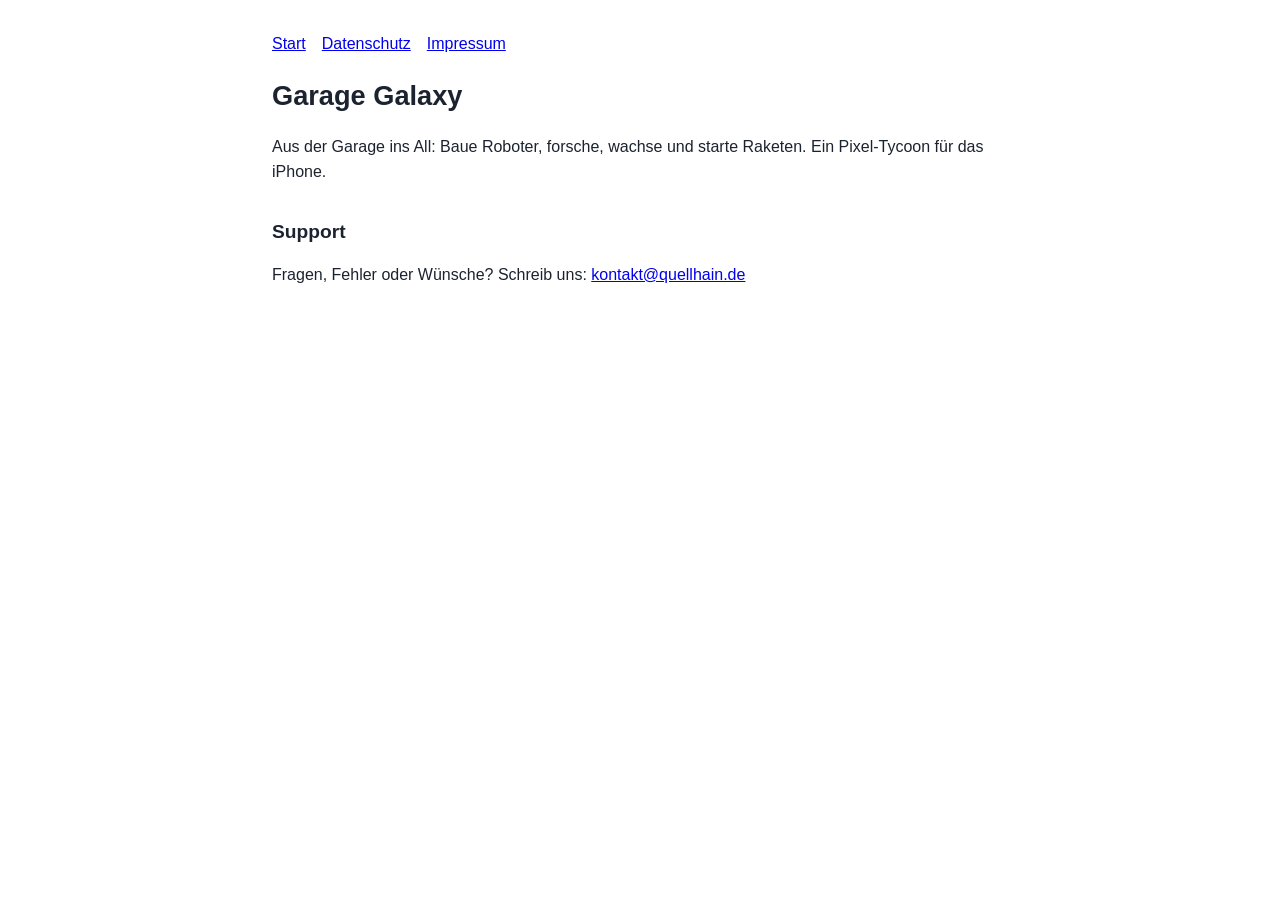
<file: index.html>
<!doctype html>
<html lang="de"><head><meta charset="utf-8"><meta name="viewport" content="width=device-width,initial-scale=1">
<title>Garage Galaxy</title><link rel="stylesheet" href="style.css"></head><body>
<nav><a href="index.html">Start</a><a href="datenschutz.html">Datenschutz</a><a href="impressum.html">Impressum</a></nav>
<h1>Garage Galaxy</h1>
<p>Aus der Garage ins All: Baue Roboter, forsche, wachse und starte Raketen. Ein Pixel-Tycoon für das iPhone.</p>
<h2>Support</h2>
<p>Fragen, Fehler oder Wünsche? Schreib uns: <a href="mailto:kontakt@quellhain.de">kontakt@quellhain.de</a></p>
</body></html>
</file>
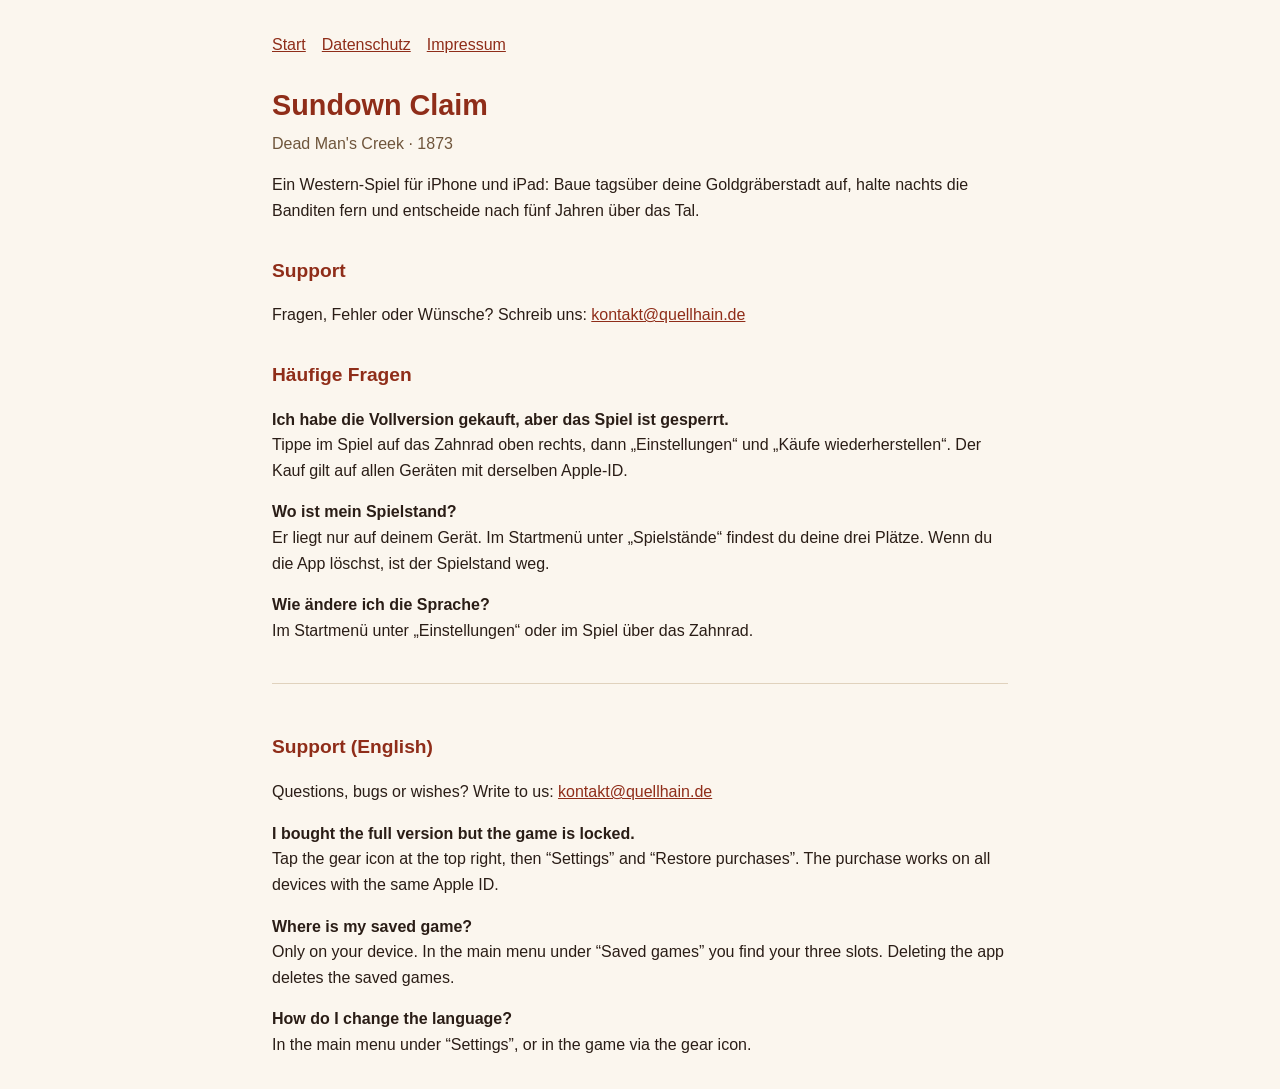
<file: sundown-claim/index.html>
<!doctype html>
<html lang="de"><head><meta charset="utf-8"><meta name="viewport" content="width=device-width,initial-scale=1">
<title>Sundown Claim – Support</title><link rel="stylesheet" href="style.css"></head><body>
<nav><a href="index.html">Start</a><a href="datenschutz.html">Datenschutz</a><a href="impressum.html">Impressum</a></nav>
<h1>Sundown Claim</h1>
<p class="unter">Dead Man's Creek · 1873</p>
<p>Ein Western-Spiel für iPhone und iPad: Baue tagsüber deine Goldgräberstadt auf, halte nachts die Banditen fern und entscheide nach fünf Jahren über das Tal.</p>
<h2>Support</h2>
<p>Fragen, Fehler oder Wünsche? Schreib uns: <a href="mailto:kontakt@quellhain.de">kontakt@quellhain.de</a></p>
<h2>Häufige Fragen</h2>
<p><b>Ich habe die Vollversion gekauft, aber das Spiel ist gesperrt.</b><br>Tippe im Spiel auf das Zahnrad oben rechts, dann „Einstellungen“ und „Käufe wiederherstellen“. Der Kauf gilt auf allen Geräten mit derselben Apple-ID.</p>
<p><b>Wo ist mein Spielstand?</b><br>Er liegt nur auf deinem Gerät. Im Startmenü unter „Spielstände“ findest du deine drei Plätze. Wenn du die App löschst, ist der Spielstand weg.</p>
<p><b>Wie ändere ich die Sprache?</b><br>Im Startmenü unter „Einstellungen“ oder im Spiel über das Zahnrad.</p>
<div class="sprache" lang="en">
<h2>Support (English)</h2>
<p>Questions, bugs or wishes? Write to us: <a href="mailto:kontakt@quellhain.de">kontakt@quellhain.de</a></p>
<p><b>I bought the full version but the game is locked.</b><br>Tap the gear icon at the top right, then “Settings” and “Restore purchases”. The purchase works on all devices with the same Apple ID.</p>
<p><b>Where is my saved game?</b><br>Only on your device. In the main menu under “Saved games” you find your three slots. Deleting the app deletes the saved games.</p>
<p><b>How do I change the language?</b><br>In the main menu under “Settings”, or in the game via the gear icon.</p>
</div>
</body></html>
</file>
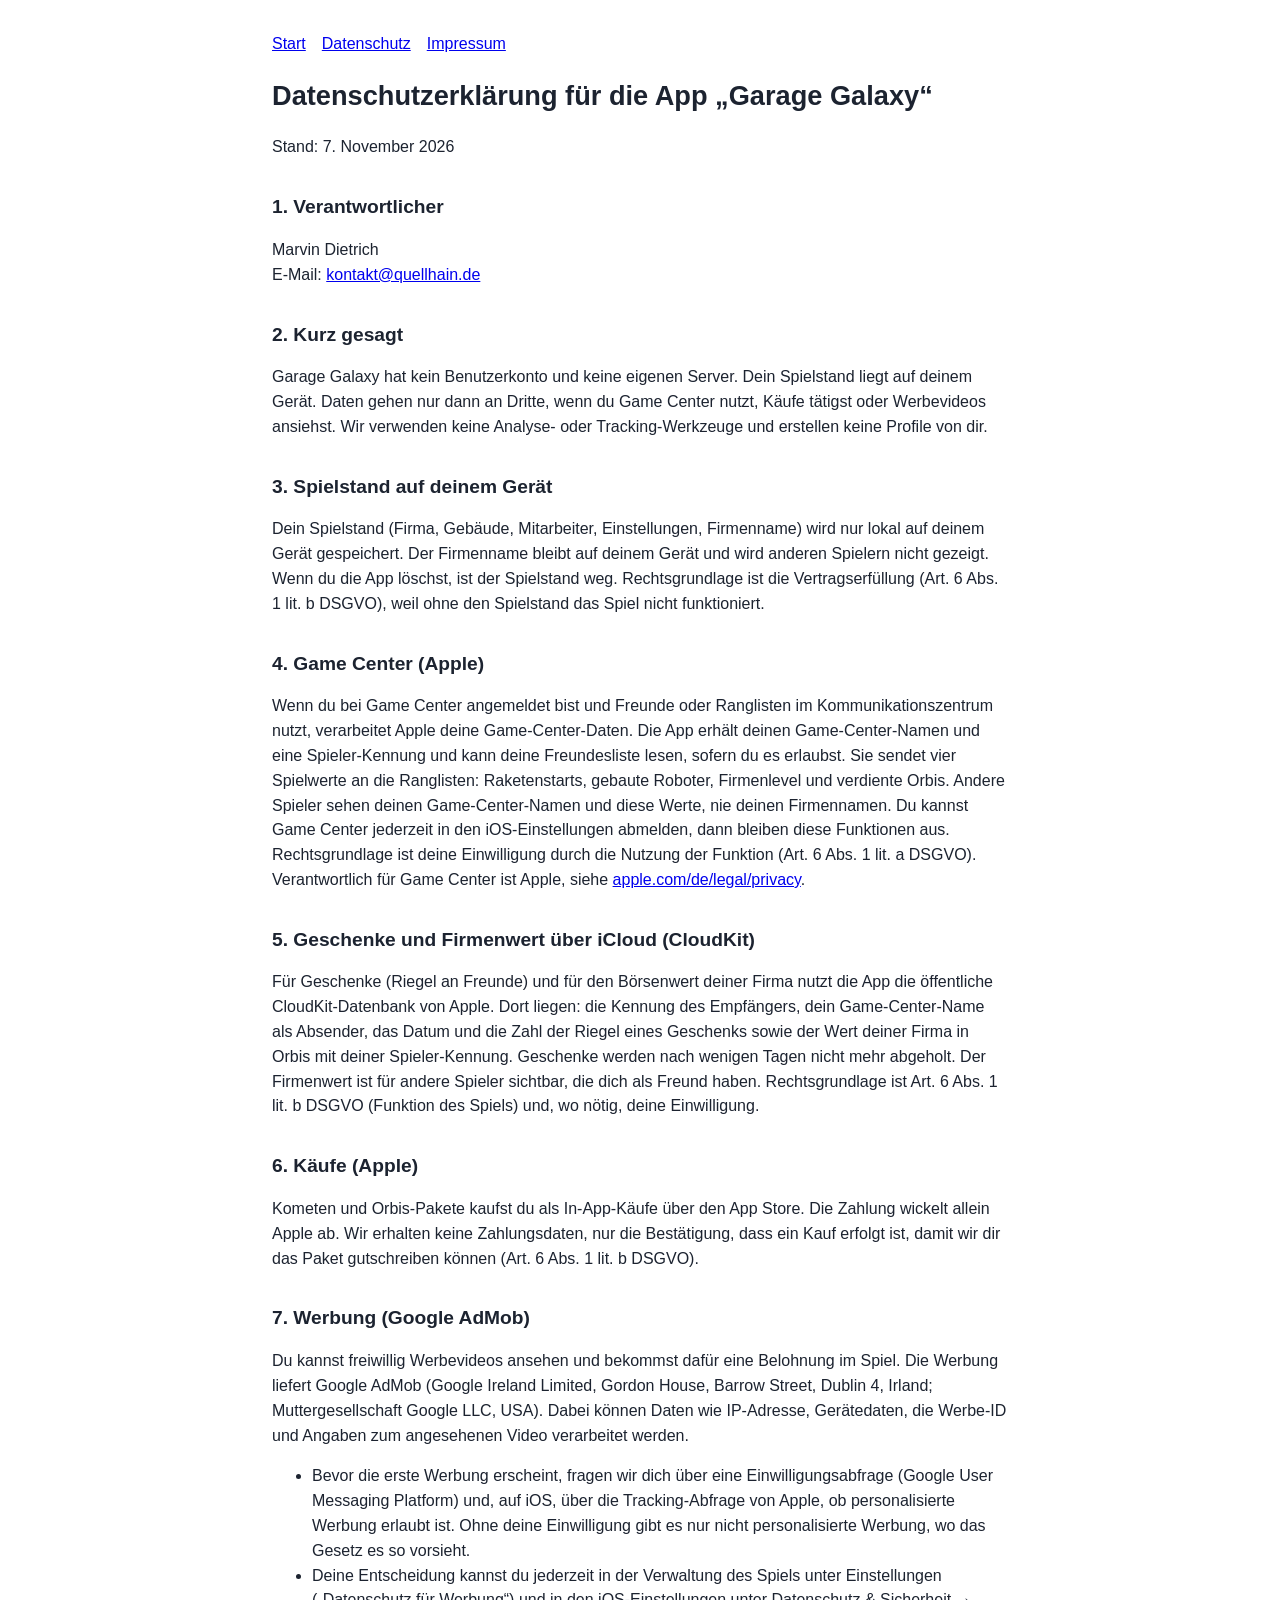
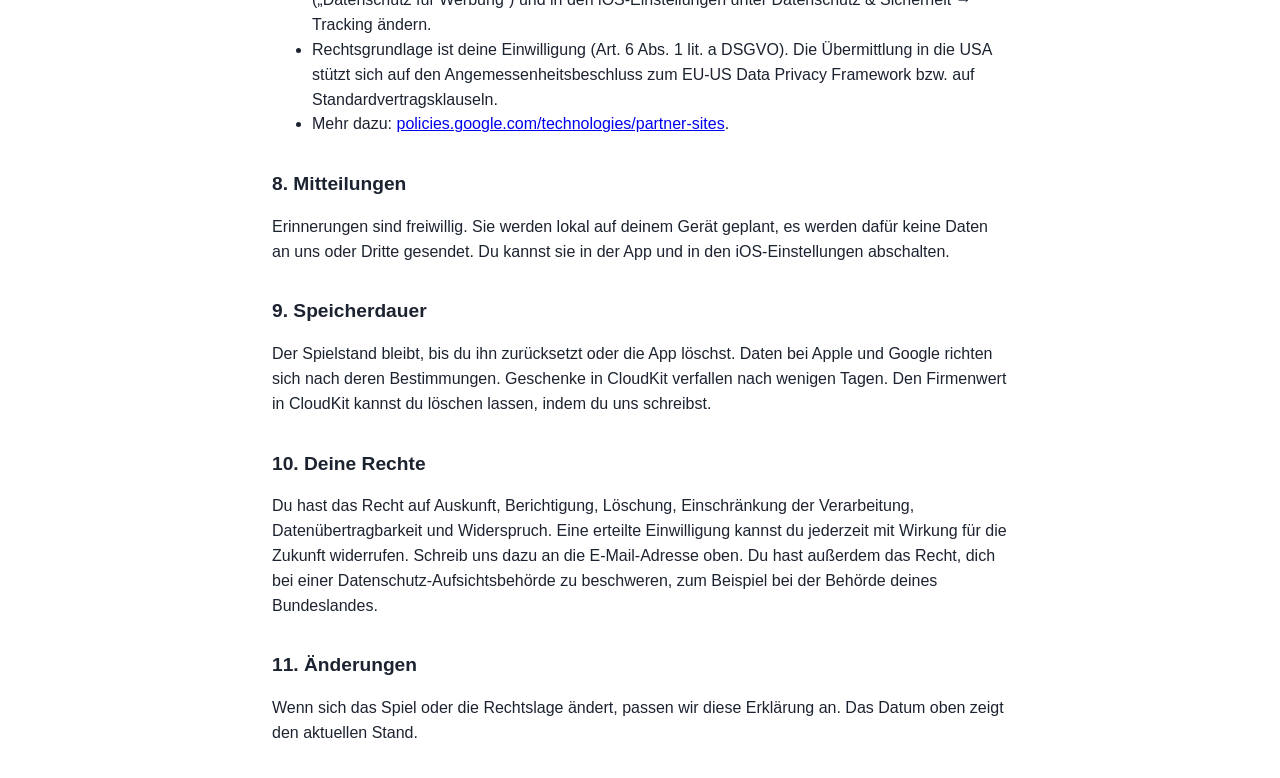
<file: datenschutz.html>
<!doctype html>
<html lang="de"><head><meta charset="utf-8"><meta name="viewport" content="width=device-width,initial-scale=1">
<title>Datenschutzerklärung – Garage Galaxy</title><link rel="stylesheet" href="style.css"></head><body>
<nav><a href="index.html">Start</a><a href="datenschutz.html">Datenschutz</a><a href="impressum.html">Impressum</a></nav>
<h1>Datenschutzerklärung für die App „Garage Galaxy“</h1>
<p>Stand: 7. November 2026</p>

<h2>1. Verantwortlicher</h2>
<p>Marvin Dietrich<br>E-Mail: <a href="mailto:kontakt@quellhain.de">kontakt@quellhain.de</a></p>

<h2>2. Kurz gesagt</h2>
<p>Garage Galaxy hat kein Benutzerkonto und keine eigenen Server. Dein Spielstand liegt auf deinem Gerät. Daten gehen nur dann an Dritte, wenn du Game Center nutzt, Käufe tätigst oder Werbevideos ansiehst. Wir verwenden keine Analyse- oder Tracking-Werkzeuge und erstellen keine Profile von dir.</p>

<h2>3. Spielstand auf deinem Gerät</h2>
<p>Dein Spielstand (Firma, Gebäude, Mitarbeiter, Einstellungen, Firmenname) wird nur lokal auf deinem Gerät gespeichert. Der Firmenname bleibt auf deinem Gerät und wird anderen Spielern nicht gezeigt. Wenn du die App löschst, ist der Spielstand weg. Rechtsgrundlage ist die Vertragserfüllung (Art. 6 Abs. 1 lit. b DSGVO), weil ohne den Spielstand das Spiel nicht funktioniert.</p>

<h2>4. Game Center (Apple)</h2>
<p>Wenn du bei Game Center angemeldet bist und Freunde oder Ranglisten im Kommunikationszentrum nutzt, verarbeitet Apple deine Game-Center-Daten. Die App erhält deinen Game-Center-Namen und eine Spieler-Kennung und kann deine Freundesliste lesen, sofern du es erlaubst. Sie sendet vier Spielwerte an die Ranglisten: Raketenstarts, gebaute Roboter, Firmenlevel und verdiente Orbis. Andere Spieler sehen deinen Game-Center-Namen und diese Werte, nie deinen Firmennamen. Du kannst Game Center jederzeit in den iOS-Einstellungen abmelden, dann bleiben diese Funktionen aus. Rechtsgrundlage ist deine Einwilligung durch die Nutzung der Funktion (Art. 6 Abs. 1 lit. a DSGVO). Verantwortlich für Game Center ist Apple, siehe <a href="https://www.apple.com/de/legal/privacy/">apple.com/de/legal/privacy</a>.</p>

<h2>5. Geschenke und Firmenwert über iCloud (CloudKit)</h2>
<p>Für Geschenke (Riegel an Freunde) und für den Börsenwert deiner Firma nutzt die App die öffentliche CloudKit-Datenbank von Apple. Dort liegen: die Kennung des Empfängers, dein Game-Center-Name als Absender, das Datum und die Zahl der Riegel eines Geschenks sowie der Wert deiner Firma in Orbis mit deiner Spieler-Kennung. Geschenke werden nach wenigen Tagen nicht mehr abgeholt. Der Firmenwert ist für andere Spieler sichtbar, die dich als Freund haben. Rechtsgrundlage ist Art. 6 Abs. 1 lit. b DSGVO (Funktion des Spiels) und, wo nötig, deine Einwilligung.</p>

<h2>6. Käufe (Apple)</h2>
<p>Kometen und Orbis-Pakete kaufst du als In-App-Käufe über den App Store. Die Zahlung wickelt allein Apple ab. Wir erhalten keine Zahlungsdaten, nur die Bestätigung, dass ein Kauf erfolgt ist, damit wir dir das Paket gutschreiben können (Art. 6 Abs. 1 lit. b DSGVO).</p>

<h2>7. Werbung (Google AdMob)</h2>
<p>Du kannst freiwillig Werbevideos ansehen und bekommst dafür eine Belohnung im Spiel. Die Werbung liefert Google AdMob (Google Ireland Limited, Gordon House, Barrow Street, Dublin 4, Irland; Muttergesellschaft Google LLC, USA). Dabei können Daten wie IP-Adresse, Gerätedaten, die Werbe-ID und Angaben zum angesehenen Video verarbeitet werden.</p>
<ul>
<li>Bevor die erste Werbung erscheint, fragen wir dich über eine Einwilligungsabfrage (Google User Messaging Platform) und, auf iOS, über die Tracking-Abfrage von Apple, ob personalisierte Werbung erlaubt ist. Ohne deine Einwilligung gibt es nur nicht personalisierte Werbung, wo das Gesetz es so vorsieht.</li>
<li>Deine Entscheidung kannst du jederzeit in der Verwaltung des Spiels unter Einstellungen („Datenschutz für Werbung“) und in den iOS-Einstellungen unter Datenschutz &amp; Sicherheit → Tracking ändern.</li>
<li>Rechtsgrundlage ist deine Einwilligung (Art. 6 Abs. 1 lit. a DSGVO). Die Übermittlung in die USA stützt sich auf den Angemessenheitsbeschluss zum EU-US Data Privacy Framework bzw. auf Standardvertragsklauseln.</li>
<li>Mehr dazu: <a href="https://policies.google.com/technologies/partner-sites">policies.google.com/technologies/partner-sites</a>.</li>
</ul>

<h2>8. Mitteilungen</h2>
<p>Erinnerungen sind freiwillig. Sie werden lokal auf deinem Gerät geplant, es werden dafür keine Daten an uns oder Dritte gesendet. Du kannst sie in der App und in den iOS-Einstellungen abschalten.</p>

<h2>9. Speicherdauer</h2>
<p>Der Spielstand bleibt, bis du ihn zurücksetzt oder die App löschst. Daten bei Apple und Google richten sich nach deren Bestimmungen. Geschenke in CloudKit verfallen nach wenigen Tagen. Den Firmenwert in CloudKit kannst du löschen lassen, indem du uns schreibst.</p>

<h2>10. Deine Rechte</h2>
<p>Du hast das Recht auf Auskunft, Berichtigung, Löschung, Einschränkung der Verarbeitung, Datenübertragbarkeit und Widerspruch. Eine erteilte Einwilligung kannst du jederzeit mit Wirkung für die Zukunft widerrufen. Schreib uns dazu an die E-Mail-Adresse oben. Du hast außerdem das Recht, dich bei einer Datenschutz-Aufsichtsbehörde zu beschweren, zum Beispiel bei der Behörde deines Bundeslandes.</p>

<h2>11. Änderungen</h2>
<p>Wenn sich das Spiel oder die Rechtslage ändert, passen wir diese Erklärung an. Das Datum oben zeigt den aktuellen Stand.</p>
</body></html>
</file>
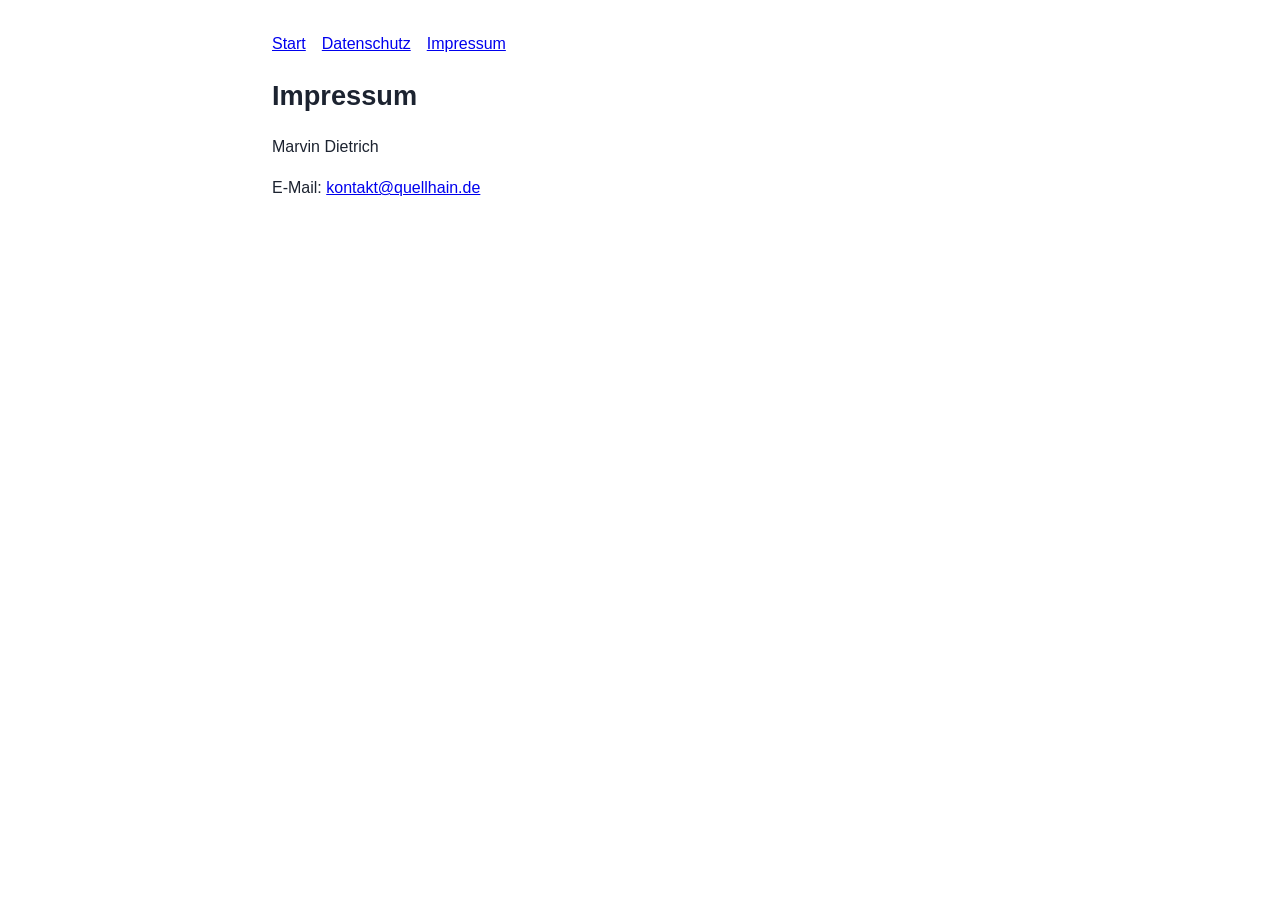
<file: impressum.html>
<!doctype html>
<html lang="de"><head><meta charset="utf-8"><meta name="viewport" content="width=device-width,initial-scale=1">
<title>Impressum – Garage Galaxy</title><link rel="stylesheet" href="style.css"></head><body>
<nav><a href="index.html">Start</a><a href="datenschutz.html">Datenschutz</a><a href="impressum.html">Impressum</a></nav>
<h1>Impressum</h1>
<p>Marvin Dietrich</p>
<p>E-Mail: <a href="mailto:kontakt@quellhain.de">kontakt@quellhain.de</a></p>
</body></html>
</file>
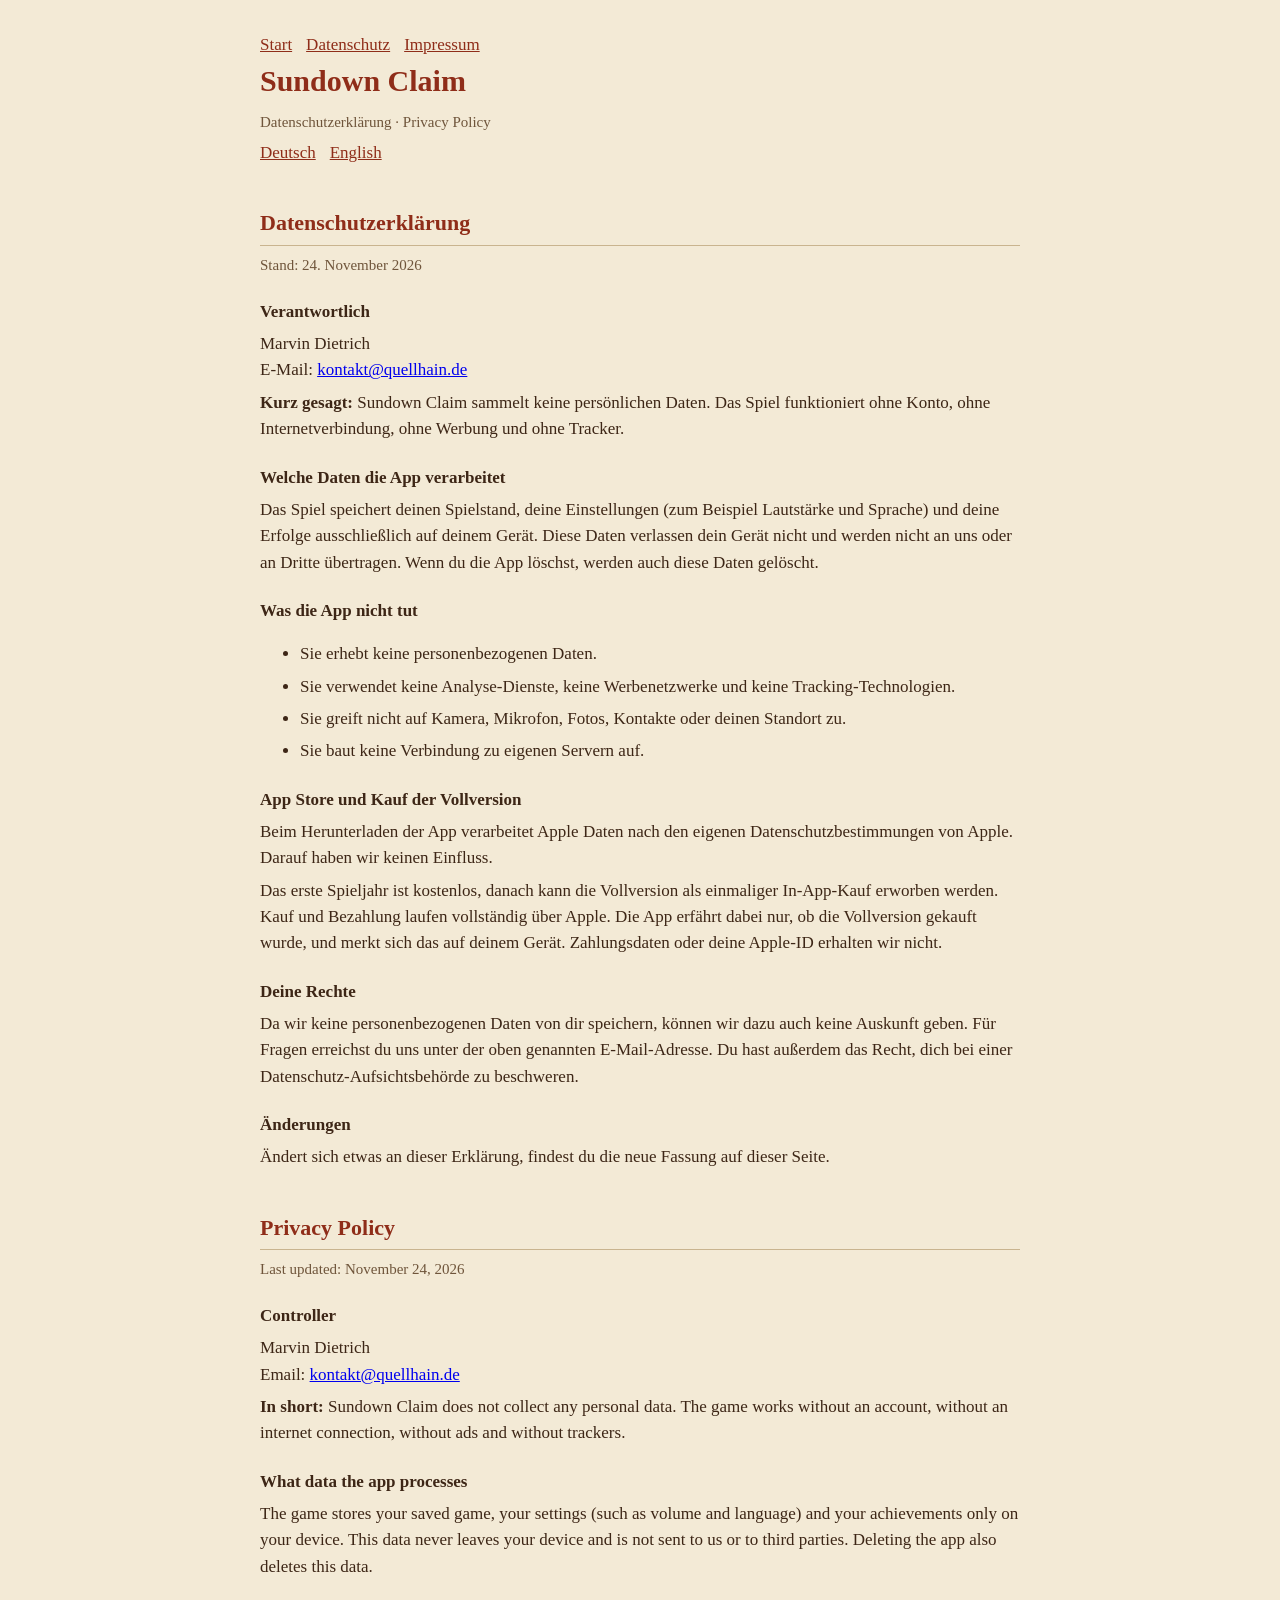
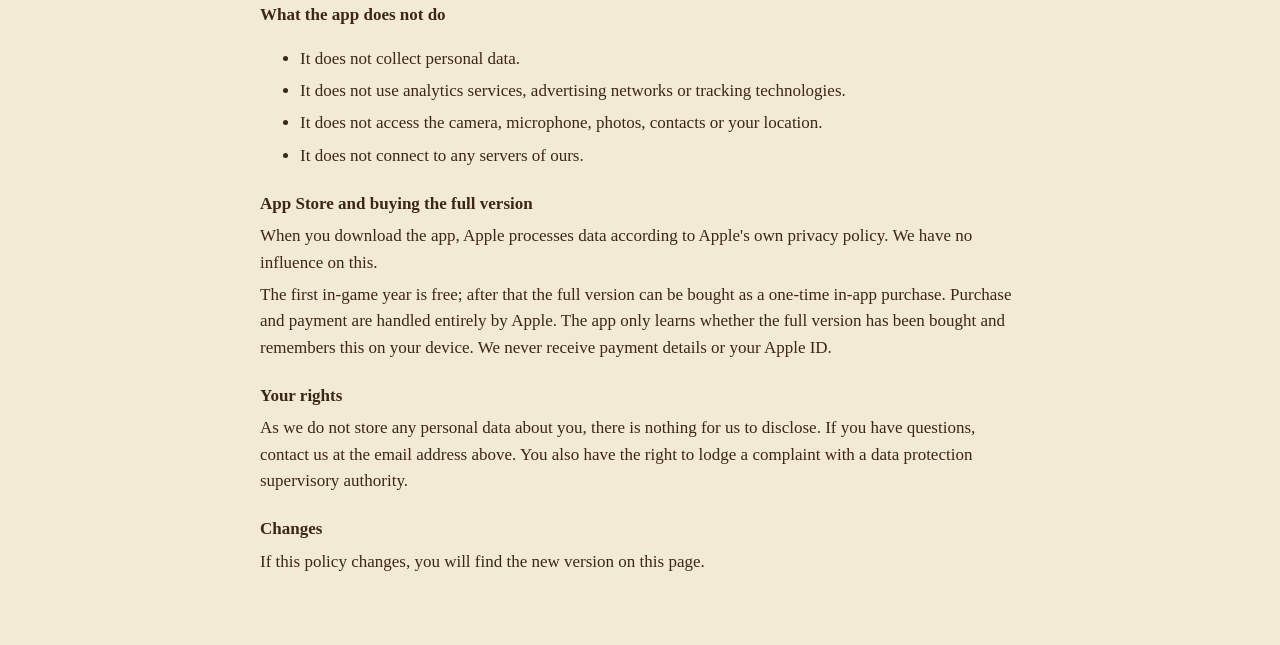
<file: sundown-claim/datenschutz.html>
<!doctype html>
<html lang="de">
<head>
<meta charset="utf-8">
<meta name="viewport" content="width=device-width, initial-scale=1">
<title>Sundown Claim · Datenschutz / Privacy</title>
<style>
  :root { --papier: #f3ead6; --tinte: #3d2616; --rot: #8f2d19; --leise: #6f553b; }
  body { margin: 0; background: var(--papier); color: var(--tinte); font: 17px/1.55 Georgia, "Times New Roman", serif; }
  main { max-width: 760px; margin: 0 auto; padding: 32px 18px 64px; }
  h1 { color: var(--rot); font-size: 30px; margin: 0 0 4px; }
  h2 { color: var(--rot); font-size: 22px; margin: 40px 0 8px; border-bottom: 1px solid #c9b48f; padding-bottom: 4px; }
  h3 { font-size: 17px; margin: 22px 0 4px; }
  p, li { margin: 6px 0; }
  .leise { color: var(--leise); font-size: 15px; }
  nav a { color: var(--rot); margin-right: 14px; }
</style>
</head>
<body>
<main>
  <nav><a href="index.html">Start</a><a href="datenschutz.html">Datenschutz</a><a href="impressum.html">Impressum</a></nav>
  <h1>Sundown Claim</h1>
  <p class="leise">Datenschutzerklärung · Privacy Policy</p>
  <nav><a href="#de">Deutsch</a><a href="#en">English</a></nav>

  <h2 id="de">Datenschutzerklärung</h2>
  <p class="leise">Stand: 24. November 2026</p>
  <h3>Verantwortlich</h3>
  <p>Marvin Dietrich<br>E-Mail: <a href="mailto:kontakt@quellhain.de">kontakt@quellhain.de</a></p>
  <p><strong>Kurz gesagt:</strong> Sundown Claim sammelt keine persönlichen Daten. Das Spiel funktioniert ohne Konto, ohne Internetverbindung, ohne Werbung und ohne Tracker.</p>
  <h3>Welche Daten die App verarbeitet</h3>
  <p>Das Spiel speichert deinen Spielstand, deine Einstellungen (zum Beispiel Lautstärke und Sprache) und deine Erfolge ausschließlich auf deinem Gerät. Diese Daten verlassen dein Gerät nicht und werden nicht an uns oder an Dritte übertragen. Wenn du die App löschst, werden auch diese Daten gelöscht.</p>
  <h3>Was die App nicht tut</h3>
  <ul>
    <li>Sie erhebt keine personenbezogenen Daten.</li>
    <li>Sie verwendet keine Analyse-Dienste, keine Werbenetzwerke und keine Tracking-Technologien.</li>
    <li>Sie greift nicht auf Kamera, Mikrofon, Fotos, Kontakte oder deinen Standort zu.</li>
    <li>Sie baut keine Verbindung zu eigenen Servern auf.</li>
  </ul>
  <h3>App Store und Kauf der Vollversion</h3>
  <p>Beim Herunterladen der App verarbeitet Apple Daten nach den eigenen Datenschutzbestimmungen von Apple. Darauf haben wir keinen Einfluss.</p>
  <p>Das erste Spieljahr ist kostenlos, danach kann die Vollversion als einmaliger In-App-Kauf erworben werden. Kauf und Bezahlung laufen vollständig über Apple. Die App erfährt dabei nur, ob die Vollversion gekauft wurde, und merkt sich das auf deinem Gerät. Zahlungsdaten oder deine Apple-ID erhalten wir nicht.</p>
  <h3>Deine Rechte</h3>
  <p>Da wir keine personenbezogenen Daten von dir speichern, können wir dazu auch keine Auskunft geben. Für Fragen erreichst du uns unter der oben genannten E-Mail-Adresse. Du hast außerdem das Recht, dich bei einer Datenschutz-Aufsichtsbehörde zu beschweren.</p>
  <h3>Änderungen</h3>
  <p>Ändert sich etwas an dieser Erklärung, findest du die neue Fassung auf dieser Seite.</p>

  <h2 id="en">Privacy Policy</h2>
  <p class="leise">Last updated: November 24, 2026</p>
  <h3>Controller</h3>
  <p>Marvin Dietrich<br>Email: <a href="mailto:kontakt@quellhain.de">kontakt@quellhain.de</a></p>
  <p><strong>In short:</strong> Sundown Claim does not collect any personal data. The game works without an account, without an internet connection, without ads and without trackers.</p>
  <h3>What data the app processes</h3>
  <p>The game stores your saved game, your settings (such as volume and language) and your achievements only on your device. This data never leaves your device and is not sent to us or to third parties. Deleting the app also deletes this data.</p>
  <h3>What the app does not do</h3>
  <ul>
    <li>It does not collect personal data.</li>
    <li>It does not use analytics services, advertising networks or tracking technologies.</li>
    <li>It does not access the camera, microphone, photos, contacts or your location.</li>
    <li>It does not connect to any servers of ours.</li>
  </ul>
  <h3>App Store and buying the full version</h3>
  <p>When you download the app, Apple processes data according to Apple's own privacy policy. We have no influence on this.</p>
  <p>The first in-game year is free; after that the full version can be bought as a one-time in-app purchase. Purchase and payment are handled entirely by Apple. The app only learns whether the full version has been bought and remembers this on your device. We never receive payment details or your Apple ID.</p>
  <h3>Your rights</h3>
  <p>As we do not store any personal data about you, there is nothing for us to disclose. If you have questions, contact us at the email address above. You also have the right to lodge a complaint with a data protection supervisory authority.</p>
  <h3>Changes</h3>
  <p>If this policy changes, you will find the new version on this page.</p>
</main>
</body>
</html>
</file>
<file: style.css>
body{font-family:-apple-system,Helvetica,Arial,sans-serif;max-width:46rem;margin:2rem auto;padding:0 1rem;line-height:1.55;color:#1c2330;background:#fff}
h1{font-size:1.7rem}h2{font-size:1.2rem;margin-top:2rem}
.todo{background:#fff3b0;padding:0 .2em;border-radius:3px}
nav a{margin-right:1rem}
@media (prefers-color-scheme:dark){body{background:#10151f;color:#e6edf3}.todo{background:#6b5a00}a{color:#8ecbff}}
</file>
<file: sundown-claim/style.css>
body{font-family:-apple-system,"Helvetica Neue",Helvetica,Arial,sans-serif;max-width:46rem;margin:2rem auto;padding:0 1rem;line-height:1.6;color:#2a1d16;background:#fbf6ee}
h1{font-size:1.8rem;color:#8f2d19;margin-bottom:.2rem}h2{font-size:1.2rem;margin-top:2rem;color:#8f2d19}
.unter{color:#6f553b;margin-top:0}
nav{margin-bottom:1.5rem}nav a{margin-right:1rem;color:#8f2d19}
a{color:#8f2d19}
.sprache{border-top:1px solid #e0d2bd;margin-top:2.5rem;padding-top:1rem}
@media (prefers-color-scheme:dark){body{background:#17110d;color:#efe4d6}h1,h2,a,nav a{color:#f0a072}.unter{color:#c2ab92}.sprache{border-color:#3a2c22}}
</file>
